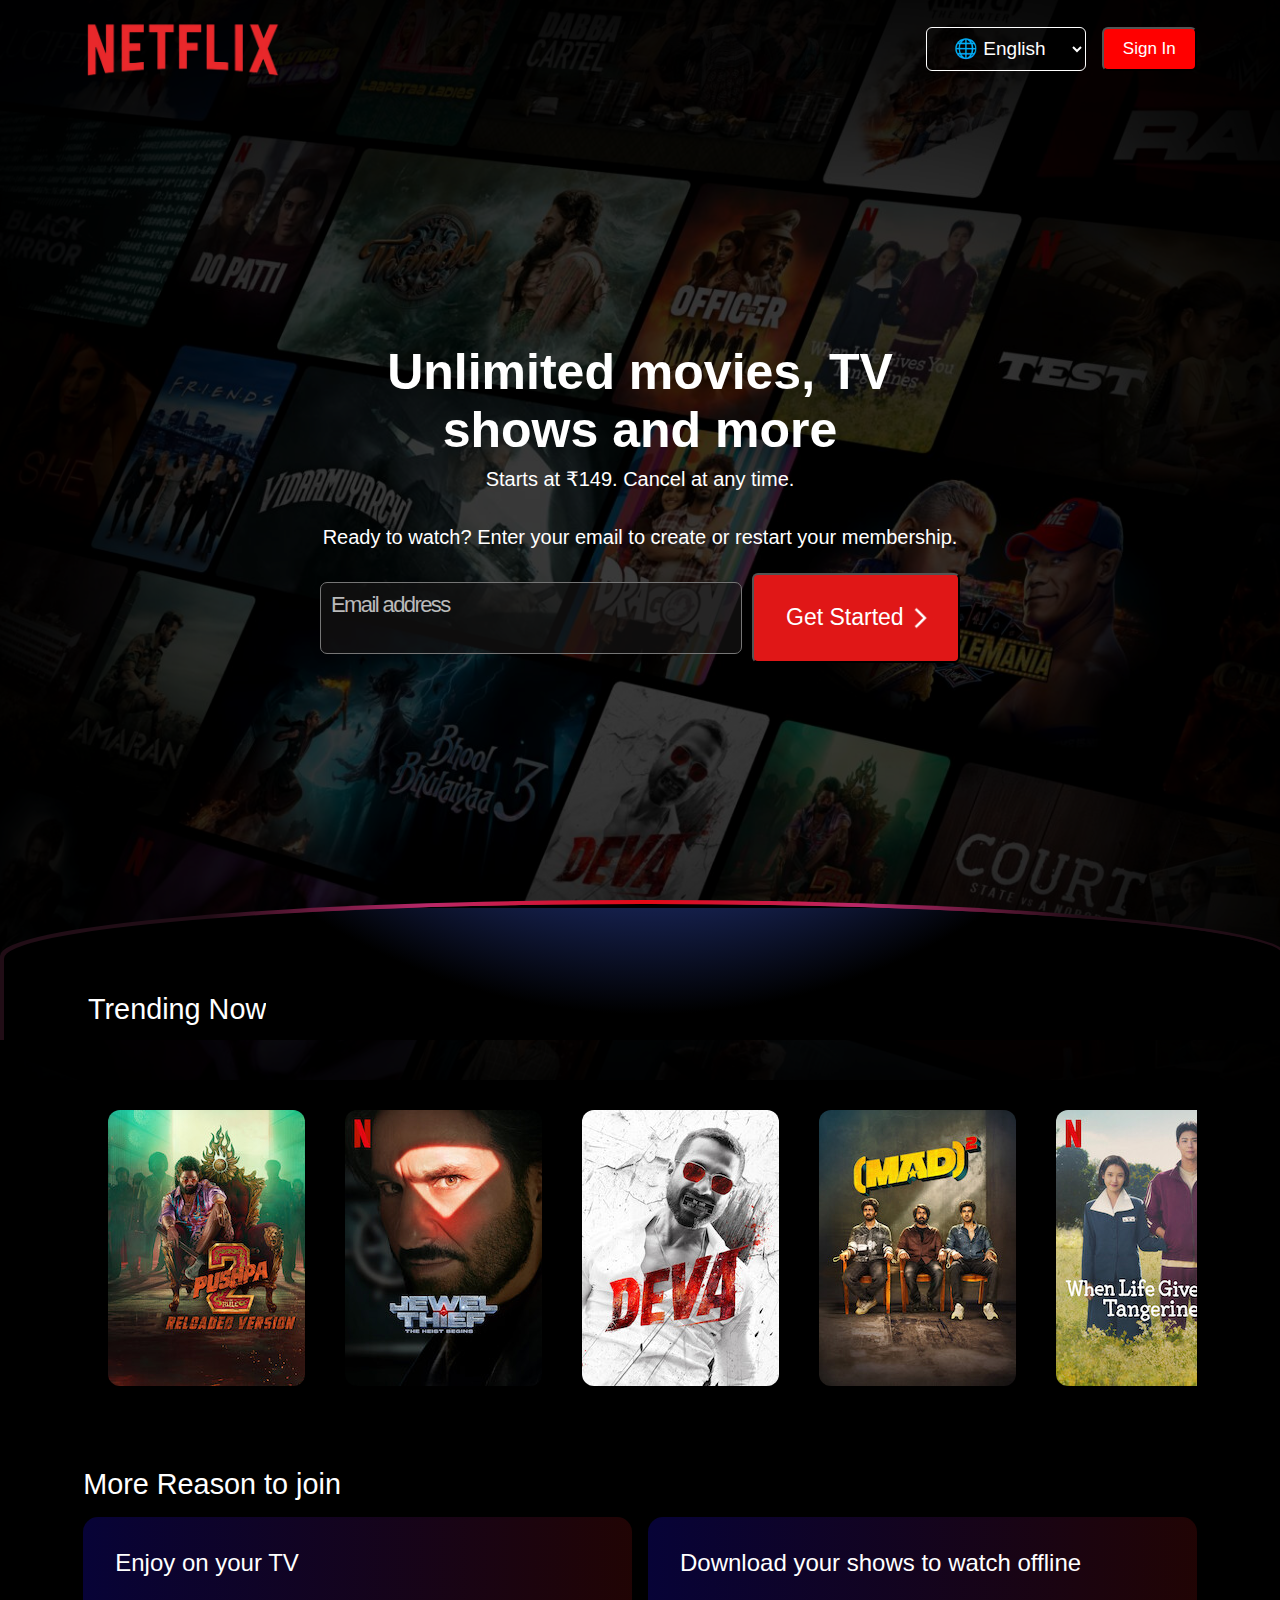
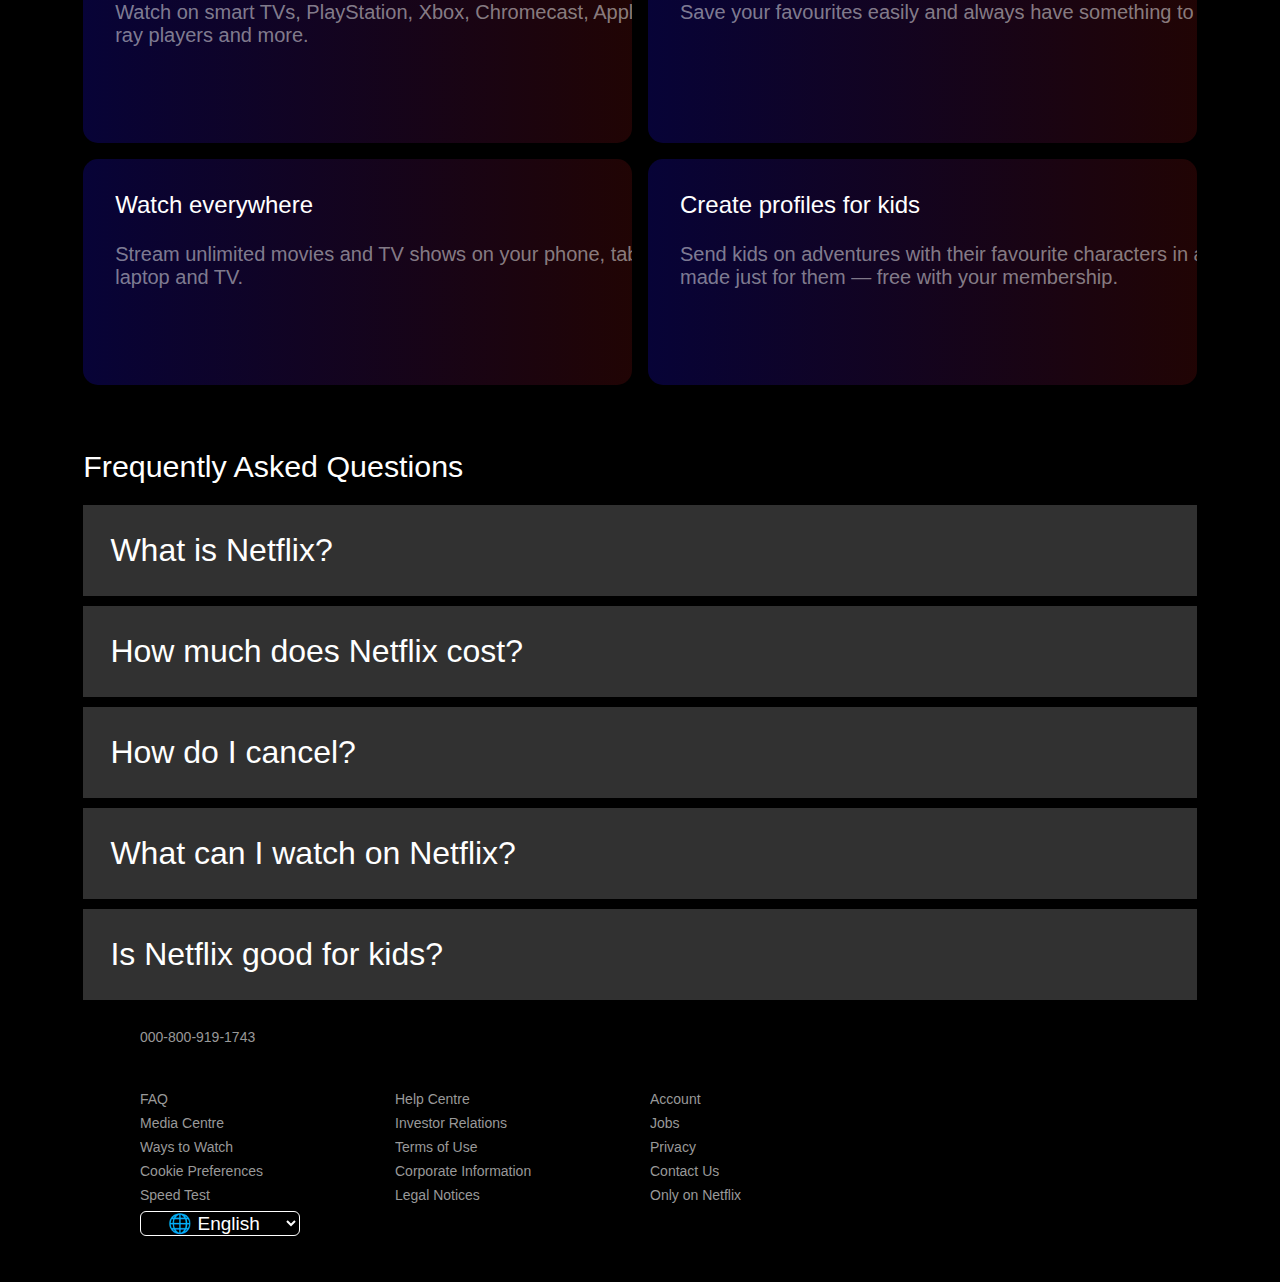
<file: index.html>
<!DOCTYPE html>
<html lang="en">

<head>
    <meta charset="UTF-8">
    <meta name="viewport" content="width=device-width, initial-scale=1.0">
    <title>Netflix India- Watch TV Show Online, Watch Movies Online</title>
    <link rel="stylesheet" href="style.css">
    <link rel="icon" href="img/Netflix-Emblem-removebg-preview.png"image/png">
</head>

<body>
    <div class="main">
        <nav>
            <div class="left">
                <img src="img/logo1-removebg-preview.png" alt="" width="200ox">

            </div>
            <div class="right">
                <select>
                    <option>🌐 English</option>
                    <option>हिन्दी</option>
                </select>
                <button class="button2">Sign In</button>
            </div>
        </nav>
        <div class="box">

        </div>
        <div class="centertext">
            <h1 class="centerheading">Unlimited movies, TV <br>shows and more</h1>
            <p class="p1">Starts at ₹149. Cancel at any time.</p>
            <p class="p2">Ready to watch? Enter your email to create or restart your membership.</p>
            <div><textarea name="Email" id="textarea" placeholder="Email address"></textarea>

                <button class="button2">Get Started <img src="img/side arrow.webp" alt="" width="30px"></button>

            </div>
        </div>
    </div>
    <div class="second">
        <div class="second1">
            <h1>Trending Now</h1>
        </div>
    </div>
    <div class="trending-list">
        <ul class="image-slider">
            <li><img src="img/AAAABTixI7Cz0HVkuB1KQvyT9xedX83h2ob_PwNRW74psOcCGFKugKnc9ErhsaNh6JyyjGFS7ZLrxafx7yAkgdqlsT2kP9b0oGHIRnY.jpg"
                    alt=""></li>
            <li><img src="img/AAAABRM_9P_j8e2uQW9dFz7vCpauD0qN8a_2tMY_b6rrPEtyTXnR3GUeJu6PGkn89VDroMG-kuVz59HEGryZv-A1a6hoPklYRxpA__YwTWcUUawnZUubaveOdL91fY9zOP_xSsgv.jpg"
                    alt=""></li>
            <li><img src="img/AAAABStQ6HgKO3rG1Vn5ZcTn93rJ7Q7u2YfqhQp_8zE61ENB0wduAjSgYlPEVl74putNrUTl-lacO3IaLdo3Hy-vN2aPThtPuX4vLJ0.jpg"
                    alt=""></li>
            <li>
                <img src="img/AAAABZI1NbqHJsGXQmidAS7NX25ggpVdkIMBejwQXQMFGhIdmTPLIkp_280cKd32fsAGs8wm2jc9HkmTSAsGS_OpHfgO5qrlAEqzpaA.jpg" alt="">
            </li>
            <li><img src="img/AAAABUtWA7cf6q8Y38W9LNJxpPMa3wh4g5OQUmDnyq3fd9jPjjDp8p5_-r9wAuBfTQ7C_a41AFdfB3Zp3Htlp2FWcpR6brnczFxrIAASGL5t7A7MprDdyPa6S9_mBGErN7NbitbG.jpg"
                    alt=""></li>
            <li><img src="img/AAAABV5rwf2fuYX2i-sYcG48oLpkL_dI0wXwdPApVds-33GmNPAx5AY1hwmOBuEzvSw4lP2jJt4gai_uX7vG87sq-4P-7zmtxCMw290.jpg"
                    alt=""></li>
              <li><img src="img/AAAABWAKyKvJyDn4wfHuReuOlZVtAWrvnNWN2G0Xknt86NQviATE2fh026dy-jJVn6oRtTF7vmNztGRGBt5rByYale5EIt9uXTT_7pY.jpg"
                    alt=""></li>
            <li><img src="img/AAAABZ2PUG2bedpVqAykgwAoAoVXKKJnF8NUhBl7A41GcBSclRBcszZPvhDIgEmZEH6SH0wGR6gzihvD8my1r0KnzACbkjcYXb8cHUp18G2_5HcvwmsbpuE0J5A8bIsCS1n4yT_l.jpg"
                    alt=""></li>
            <li><img src="img/AAAABZI1NbqHJsGXQmidAS7NX25ggpVdkIMBejwQXQMFGhIdmTPLIkp_280cKd32fsAGs8wm2jc9HkmTSAsGS_OpHfgO5qrlAEqzpaA.jpg"
                    alt=""></li>
            <li><img src="img/AAAABZMosKxdFgxev7W1YxooOu2wL_Kc3LwyYduCJ8nKme-kSdFXzCIRaMV4kYchreILRl6izcs-TrvJJCatDPe_vPwJ-wR6Zjk6yHTOXTM767pKfIrjgSGm5iTT5QFzgN6xjheO.jpg"
                    alt=""></li> -->
        </ul>
        <h2>More Reason to join</h2>
        <div class="container">
            <div class="a">
                <h3>Enjoy on your TV</h3>
                <p>Watch on smart TVs, PlayStation, Xbox, Chromecast, Apple TV, Blu-ray players and more.</p>
            </div>
            <div class="a">
                <h3>Download your shows to watch offline</h3>
                <p>Save your favourites easily and always have something to watch.</p>
            </div>
            <div class="a">
                <h3>Watch everywhere</h3>
                <p>
                    Stream unlimited movies and TV shows on your phone, tablet, laptop and TV.</p>
            </div>
            <div class="a">
                <h3>Create profiles for kids</h3>
                <p> Send kids on adventures with their favourite characters in a space made just for them — free with your membership.</p>
            </div>
        </div>   
    </div>
    <div class="container2">
        <h1 class="abc">Frequently Asked Questions</h1>
        <div class="b"><h1>What is Netflix?</h1></div>
        <div class="b"><h1>How much does Netflix cost?</h1></div>
        <div class="b"><h1>How do I cancel?</h1></div>
        <div class="b"><h1>What can I watch on Netflix?</h1></div>
        <div class="b"><h1>Is Netflix good for kids?</h1></div>
    </div>
<div class="footer">
        <div class="call">Questions? Call <a href="tel:0008009191743">000-800-919-1743</a></div>
        
        <div class="grid">
          <div>
            <a href="#">FAQ</a>
            <a href="#">Media Centre</a>
            <a href="#">Ways to Watch</a>
            <a href="#">Cookie Preferences</a>
            <a href="#">Speed Test</a>
          </div>
          <div>
            <a href="#">Help Centre</a>
            <a href="#">Investor Relations</a>
            <a href="#">Terms of Use</a>
            <a href="#">Corporate Information</a>
            <a href="#">Legal Notices</a>
          </div>
          <div>
            <a href="#">Account</a>
            <a href="#">Jobs</a>
            <a href="#">Privacy</a>
            <a href="#">Contact Us</a>
            <a href="#">Only on Netflix</a>
          </div>
          <div>
            <!-- Empty column for spacing/alignment or add more links -->
          </div>
        </div>
    
        <select>
          <option>🌐 English</option>
          <option>हिन्दी</option>
        </select>
    
        <div class="country">Netflix India</div>
</div>
    

</body>

</html>
</file>
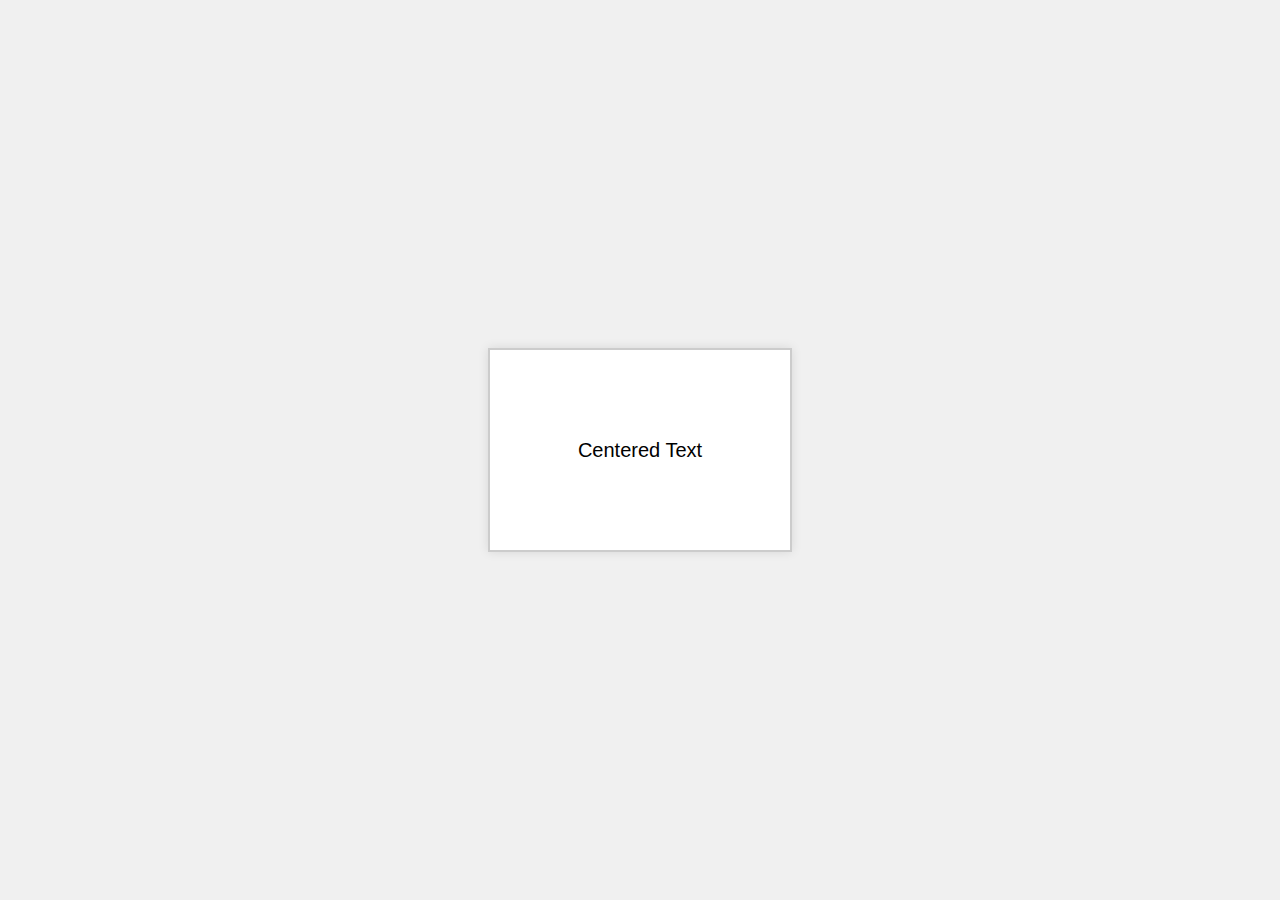
<file: index1.html>
<!DOCTYPE html>
<html lang="en">
<head>
  <meta charset="UTF-8">
  <meta name="viewport" content="width=device-width, initial-scale=1.0">
  <style>
    body {
      margin: 0;
      height: 100vh;
      display: flex;
      justify-content: center;  /* center the container horizontally */
      align-items: center;      /* center the container vertically */
      background: #f0f0f0;
    }

    .container {
      width: 300px;
      height: 200px;
      background: #ffffff;
      display: flex;
      justify-content: center;  /* center text horizontally */
      align-items: center;      /* center text vertically */
      border: 2px solid #ccc;
      box-shadow: 0 0 10px rgba(0,0,0,0.1);
      font-family: sans-serif;
      font-size: 20px;
    }
  </style>
</head>
<body>
  <div class="container">
    Centered Text
  </div>
</body>
</html>
</file>
<file: style.css>
* {
    margin: 0;
    padding: 0;
    overflow-x: hidden;
}

body {
    background-color: black;
    font-family: sans-serif;
}

.main {

    width: 100vw;
    height: 120vh;
    background: url("img/bgimg.jpg") no-repeat center center/cover;
    background-position: center;
    position: relative;
    box-shadow: inset 120px 100px 250px #000, inset -120px -100px 250px #000;
}

.box {
    width: 100%;
    height: 120vh;
    background-color: black;
    opacity: .70;
    position: absolute;
    top: 0;

}

header nav .left {
    margin: 30px;
}

nav {
    margin: auto;
    display: flex;
    justify-content: center;
    align-items: center;
    justify-content: space-between;
    width: 87vw;
    margin-top: 15px;
    position: relative;
    z-index: 10;

}

.right {
    display: flex;

}

select{
    font-size: 19px;
    font-weight: 400;
    border-radius: 6px;
    color: white;
    width: 10rem;
    cursor: pointer;
    border: 1px solid white;
    background: transparent;
    text-align-last: center;
    display: block;

}

.right .button2 {

    padding: 10px 19px;
    border-radius: 6px;
    background-color: red;
    color: rgb(255, 255, 255);
    font-weight: 500;
    font-family: sans-serif;
    font-size: 17px;
    cursor: pointer;
    margin-left: 1rem;
}

.centertext {
    display: flex;
    justify-content: center;
    flex-direction: column;
    height: 89vh;
    padding: 20px 8%;
    position: relative;
}

.centerheading {
    display: flex;
    color: white;
    position: relative;
    text-align: center;
    align-items: center;
    justify-content: center;
    font-size: 50px;
    font-weight: 700;
    margin-top: 80rem;
    margin: 0 0 8px;

}

.centertext .p1 {

    align-items: center;
    justify-content: center;
    row-gap: 40px;
    text-align: center;
    color: white;
    position: relative;
    font-size: 20px;
    font-weight: 400;
    margin: 0 0 2.2rem;
}

.centertext .p2 {

    align-items: center;
    justify-content: center;
    row-gap: 40px;
    text-align: center;
    color: white;
    position: relative;
    font-size: 20px;
    font-weight: 400;
    margin: 0 0 1.5rem;
}

textarea {
    text-align: left;
    /* Align text to the left */
    padding: 10px;
    width: 25rem;
    /* Optional: set height */
    border-radius: 7px;
    background-color: rgba(24, 23, 23, 0.571);
    font-size: 22px;
    color: rgb(255, 255, 255);
    resize: none;
    /* Optional: prevent resizing */
}

textarea::placeholder {
    color: rgba(255, 255, 255, 0.719);
    line-height: 1.5rem;
    letter-spacing: -0.1rem;
    font-family: sans-serif;
}

.centertext button {
    display: flex;
    padding: 10px 16px;
    border-radius: 6px;
    background-color: rgb(224, 23, 23);
    color: rgb(255, 255, 255);
    font-weight: 500;
    font-family: sans-serif;
    font-size: 23px;
    cursor: pointer;
    height: 10vh;
    align-items: center;
    width: 13rem;
    padding-left: 2rem;
}

.centertext div {
    display: flex;
    align-items: center;
    justify-content: center;
    gap: 10px;
}

.centertext div img {
    filter: brightness(0) invert(1);

}

.second {
    width: 100%;

    height: 8.5rem;
    background: linear-gradient(to right, rgba(33, 13, 22, 1) 16%, rgba(184, 40, 105, 1), rgba(229, 9, 20, 1), rgba(184, 40, 105, 1), rgba(33, 13, 22, 1) 84%);
    position: absolute;
    top: 100%;
    border-top: 10%;
    border: solid .25rem transparent;
    border-top-left-radius: 50% 40%;
    border-top-right-radius: 50% 40%;
    border-bottom: none;
    ;

}

.second1 {
    color: white;

    width: 100%;
    height: 8.3rem;
    background: radial-gradient(50% 500% at 50% -420%, rgba(64, 97, 231, 0.4) 80%, rgba(0, 0, 0, 0.1) 100%), black;
    border: solid .25rem transparent;
    top: 100%;
    z-index: 10;
    border-top-left-radius: 50% 40%;
    border-top-right-radius: 50% 40%;
    border-bottom: none;
    border: 10px solid linear-gradient(to right, rgba(33, 13, 22, 1) 16%, rgba(184, 40, 105, 1), rgba(229, 9, 20, 1), rgba(184, 40, 105, 1), rgba(33, 13, 22, 1) 84%);
    ;
}

.second1 h1 {
    position: absolute;
    bottom: 10%;
    margin-left: 5rem;
    font-size: 1.8rem;
    font-weight: 500;
    font-family: sans-serif;
}

.trending-list {
    gap: 1rem;
    width: 87vw;
    margin: auto;
    background: transparent;
    color: white;
}



.trending-list h2 {
    font-weight: 500;
    margin-top: 3rem;
    margin-bottom: 1rem;
    font-size: 1.8rem;
}

.image-slider {
    display: flex;
    overflow-x: auto;
    gap: 40px;
    padding: 30px;
    scroll-snap-type: x mandatory;
    -webkit-overflow-scrolling: touch;
  
    /* Hide scrollbar */
    scrollbar-width: none;
    -ms-overflow-style: none;
  }
  
  .image-slider::-webkit-scrollbar {
    display: none;
  }
  
  .image-slider li {
    list-style: none;
    scroll-snap-align: start;
    flex: 0 0 auto;

  }

  .image-slider img {
    object-fit: cover;
    border-radius: 12px;

  }




.container {
    display: grid;
    width: 100%;
    margin: auto;
    border-radius: 8px;
    grid-template-columns: 1fr 1fr;
    gap: 1rem 1rem;
}

.container .a {
    background: linear-gradient(to right, #070337, #2e0606b5);
    border-radius: 15px;
    padding: 2rem 1rem 6rem;
}
.container .a h3{
    font-size: 1.5rem;
    font-weight: 400;
    margin-bottom: 1.5rem;
    margin-left: 1rem;
}
.container .a p{
    font-size: 1.25rem;
    font-weight: 300;
    margin-left: 1rem;
    color: rgba(255, 255, 255, 0.486);
    width: 38rem;
}
.container2{
    width: 87vw;
    margin: auto;
    background: transparent;
    color: white;
    /* border: 2px solid red; */

}
.container2 .abc{
    margin-bottom: 1rem;
    font-weight: 500;
    font-size: 1.9rem;
    margin-top: 4rem;
}
.container2 .b h1{
    width: 100%;
    padding: 1.7rem;
    margin: .3rem 0;
    background-color: rgba(62, 62, 62, 0.795);
    font-weight: 300;
}
/* -------------------------------------------------------------------------------- */

.footer {
    max-width: 1000px;
    margin: auto;
  }

  .footer a {
    color: #999;
    text-decoration: none;
    display: block;
    margin: 8px 0;
    font-size: 14px;
  }

  .footer a:hover {
    text-decoration: underline;
  }

  .footer .grid {
    display: grid;
    grid-template-columns: repeat(4, 1fr);
    gap: 20px;
    margin-top: 30px;
  }

  .footer .call {
    margin-bottom: 20px;
    font-size: 14px;
  }

  .footer .country {
    margin-top: 30px;
    font-size: 14px;
  }
  @media (max-width: 768px) {
    /* Adjust for small screens */
    .main {
        height: 100vh;
    }

    nav {
        flex-direction: column;
        gap: 10px;
    }

    .left img {
        width: 120px;
    }

    .centerheading {
        font-size: 2.5rem;
    }

    .centertext .p1, .centertext .p2 {
        font-size: 1rem;
    }

    .image-slider {
        flex-wrap: wrap;
        justify-content: center;
    }

    .image-slider li {
        flex: 0 0 45%;
        margin: 10px 0;
    }

    .container {
        grid-template-columns: 1fr;
    }

    .container .a p {
        width: 100%;
    }

    .footer .grid {
        grid-template-columns: 1fr 1fr;
    }
}
</file>
